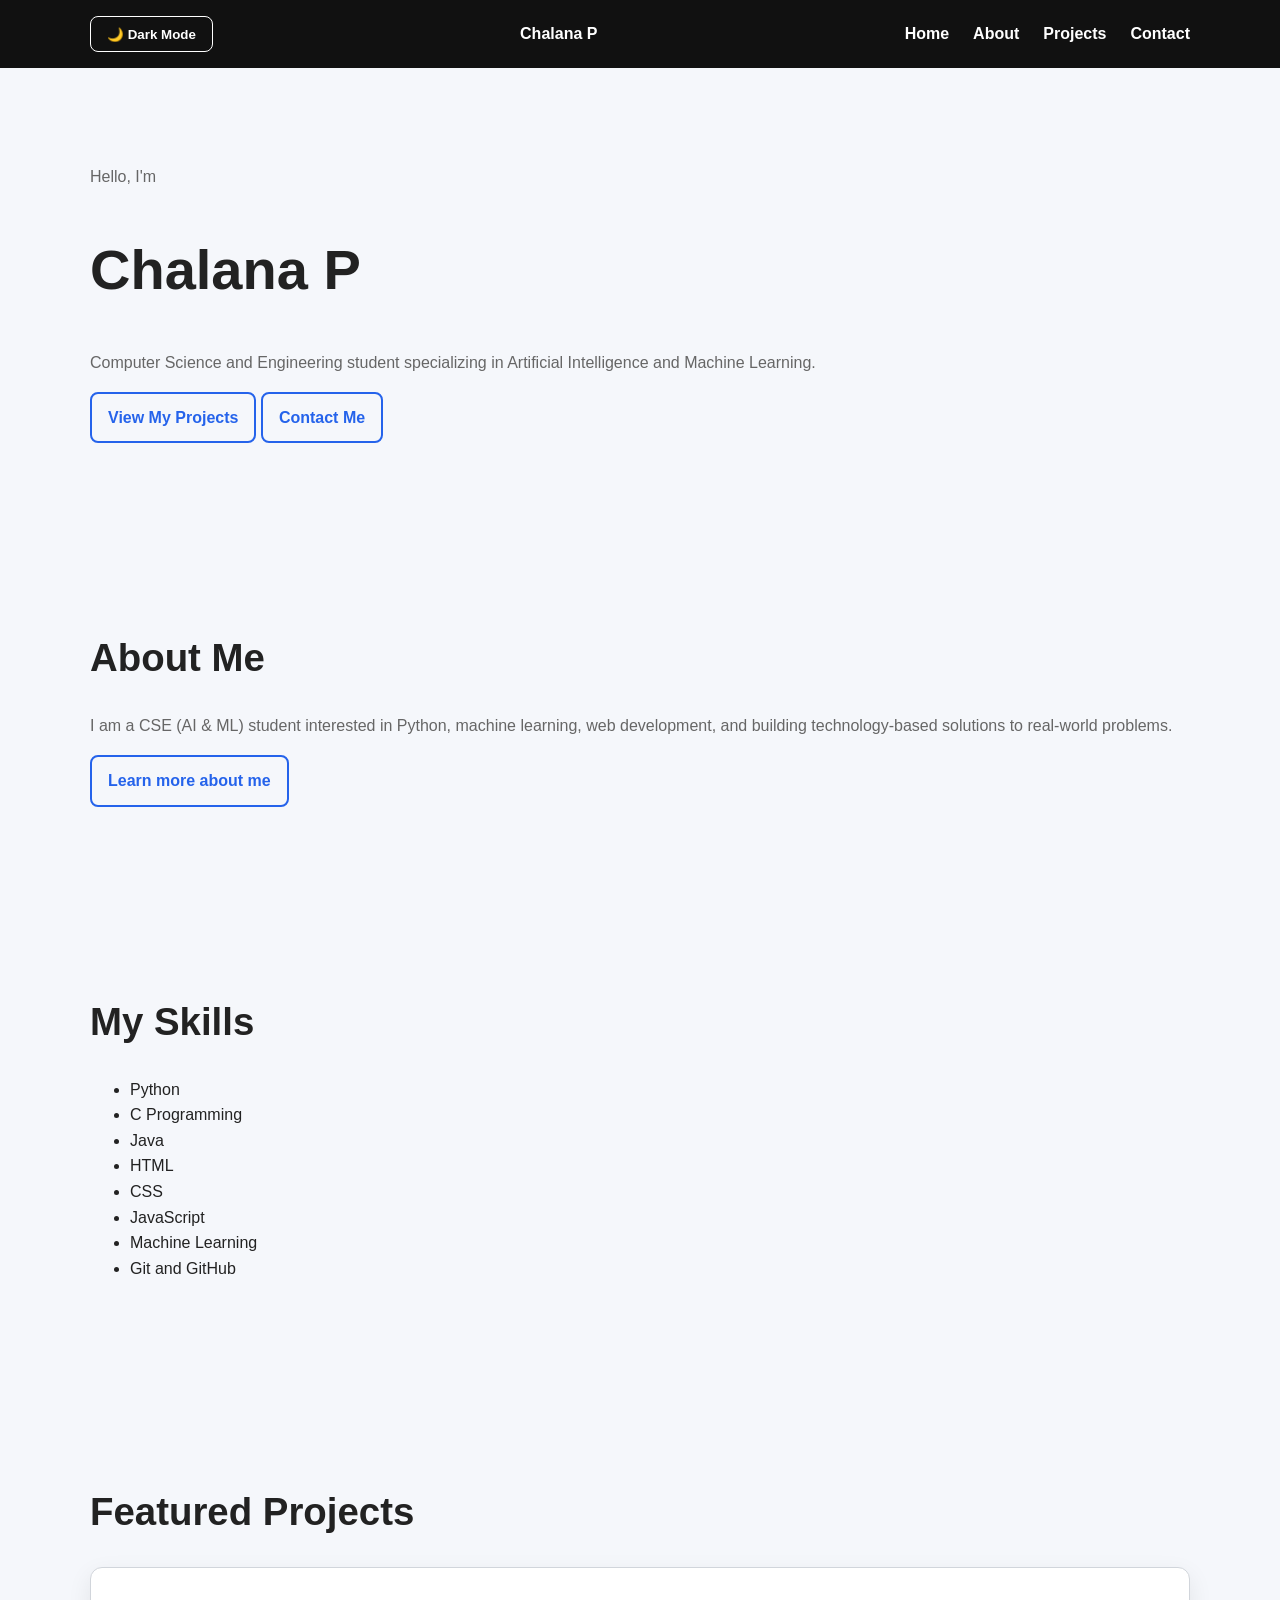
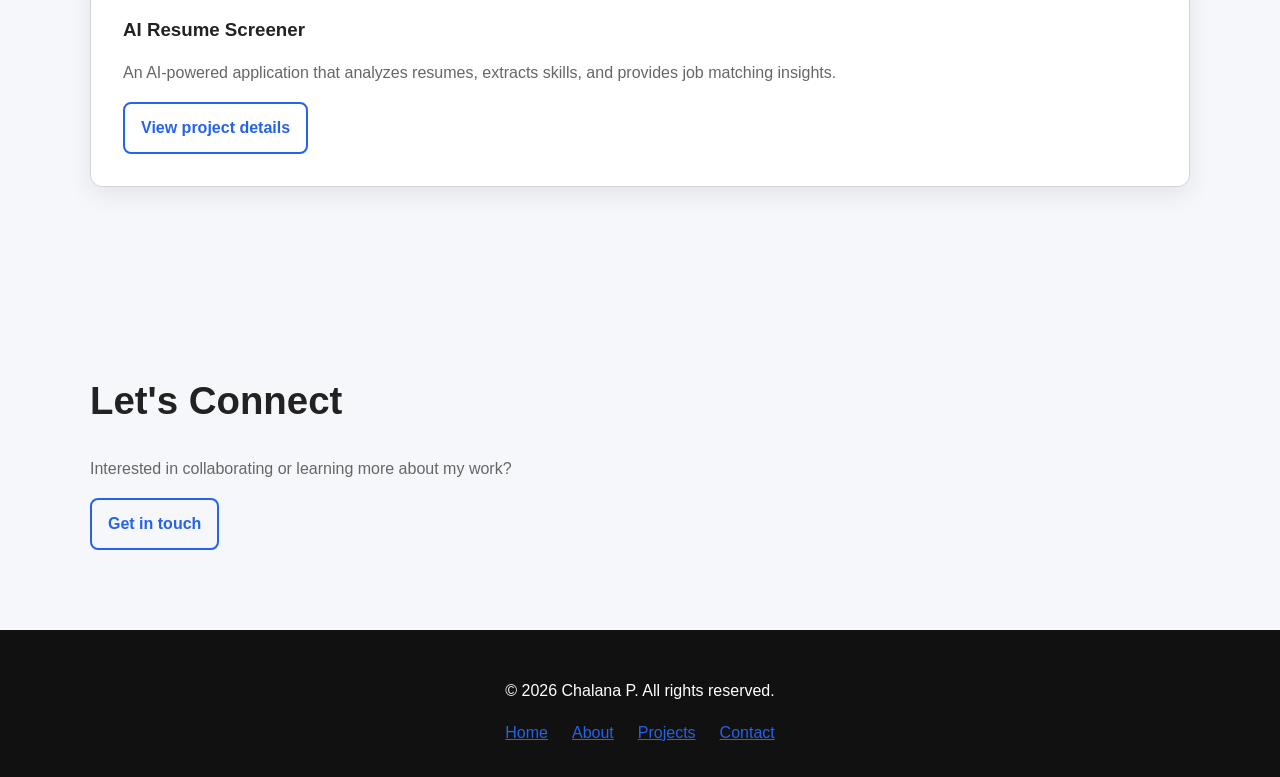
<file: index.html>
<!DOCTYPE html>
<html lang="en">

<head>
    <meta charset="UTF-8">

    <!-- Responsive design -->
    <meta name="viewport" content="width=device-width, initial-scale=1.0">

    <!-- SEO -->
    <title>Chalana P | AI & ML Student Portfolio</title>
    <meta name="description"
        content="Personal portfolio of Chalana P, a Computer Science and AI & ML engineering student showcasing projects, skills, and contact information.">
    <meta name="keywords"
        content="Chalana P, AI ML student, computer science, portfolio, Python, machine learning, web development">
    <meta name="author" content="Chalana P">

    <!-- Open Graph -->
    <meta property="og:title" content="Chalana P | AI & ML Student Portfolio">
    <meta property="og:description"
        content="Explore my projects, skills, and experience in AI, machine learning, and web development.">
    <meta property="og:type" content="website">

    <!-- CSS -->
    <link rel="stylesheet" href="css/style.css">
</head>
<script src="js/theme.js"></script>

<body>

    <!-- Skip navigation link for keyboard users -->
    <a class="skip-link" href="#main-content">
        Skip to main content
    </a>

    <!-- Header -->
    <header>
        <nav aria-label="Main navigation">
            <button id="theme-toggle" type="button" aria-label="Switch to dark mode">
                🌙 Dark Mode
            </button>

            <a href="index.html" aria-label="Go to homepage">
                <strong>Chalana P</strong>
            </a>

            <ul>
                <li>
                    <a href="index.html" aria-current="page">Home</a>
                </li>
                <li>
                    <a href="about.html">About</a>
                </li>
                <li>
                    <a href="projects.html">Projects</a>
                </li>
                <li>
                    <a href="contact.html">Contact</a>
                </li>
            </ul>

        </nav>
    </header>

    <!-- Main content -->
    <main id="main-content">

        <!-- Hero section -->
        <section aria-labelledby="hero-heading">

            <div>
                <p>Hello, I'm</p>

                <h1 id="hero-heading">Chalana P</h1>

                <p>
                    Computer Science and Engineering student
                    specializing in Artificial Intelligence and Machine Learning.
                </p>

                <a href="projects.html">
                    View My Projects
                </a>

                <a href="contact.html">
                    Contact Me
                </a>
            </div>

        </section>

        <!-- About preview -->
        <section aria-labelledby="about-heading">

            <h2 id="about-heading">About Me</h2>

            <p>
                I am a CSE (AI & ML) student interested in Python,
                machine learning, web development, and building
                technology-based solutions to real-world problems.
            </p>

            <a href="about.html">Learn more about me</a>

        </section>

        <!-- Skills -->
        <section aria-labelledby="skills-heading">

            <h2 id="skills-heading">My Skills</h2>

            <ul>
                <li>Python</li>
                <li>C Programming</li>
                <li>Java</li>
                <li>HTML</li>
                <li>CSS</li>
                <li>JavaScript</li>
                <li>Machine Learning</li>
                <li>Git and GitHub</li>
            </ul>

        </section>

        <!-- Projects preview -->
        <section aria-labelledby="projects-heading">

            <h2 id="projects-heading">Featured Projects</h2>

            <article>
                <h3>AI Resume Screener</h3>

                <p>
                    An AI-powered application that analyzes resumes,
                    extracts skills, and provides job matching insights.
                </p>

                <a href="projects.html">
                    View project details
                </a>
            </article>

        </section>

        <!-- Call to action -->
        <section aria-labelledby="contact-heading">

            <h2 id="contact-heading">Let's Connect</h2>

            <p>
                Interested in collaborating or learning more about my work?
            </p>

            <a href="contact.html">Get in touch</a>

        </section>

    </main>

    <!-- Footer -->
    <footer>

        <p>
            &copy; 2026 Chalana P. All rights reserved.
        </p>

        <nav aria-label="Footer navigation">
            <ul>
                <li>
                    <a href="index.html">Home</a>
                </li>
                <li>
                    <a href="about.html">About</a>
                </li>
                <li>
                    <a href="projects.html">Projects</a>
                </li>
                <li>
                    <a href="contact.html">Contact</a>
                </li>
            </ul>
        </nav>

    </footer>

</body>

</html>
</file>
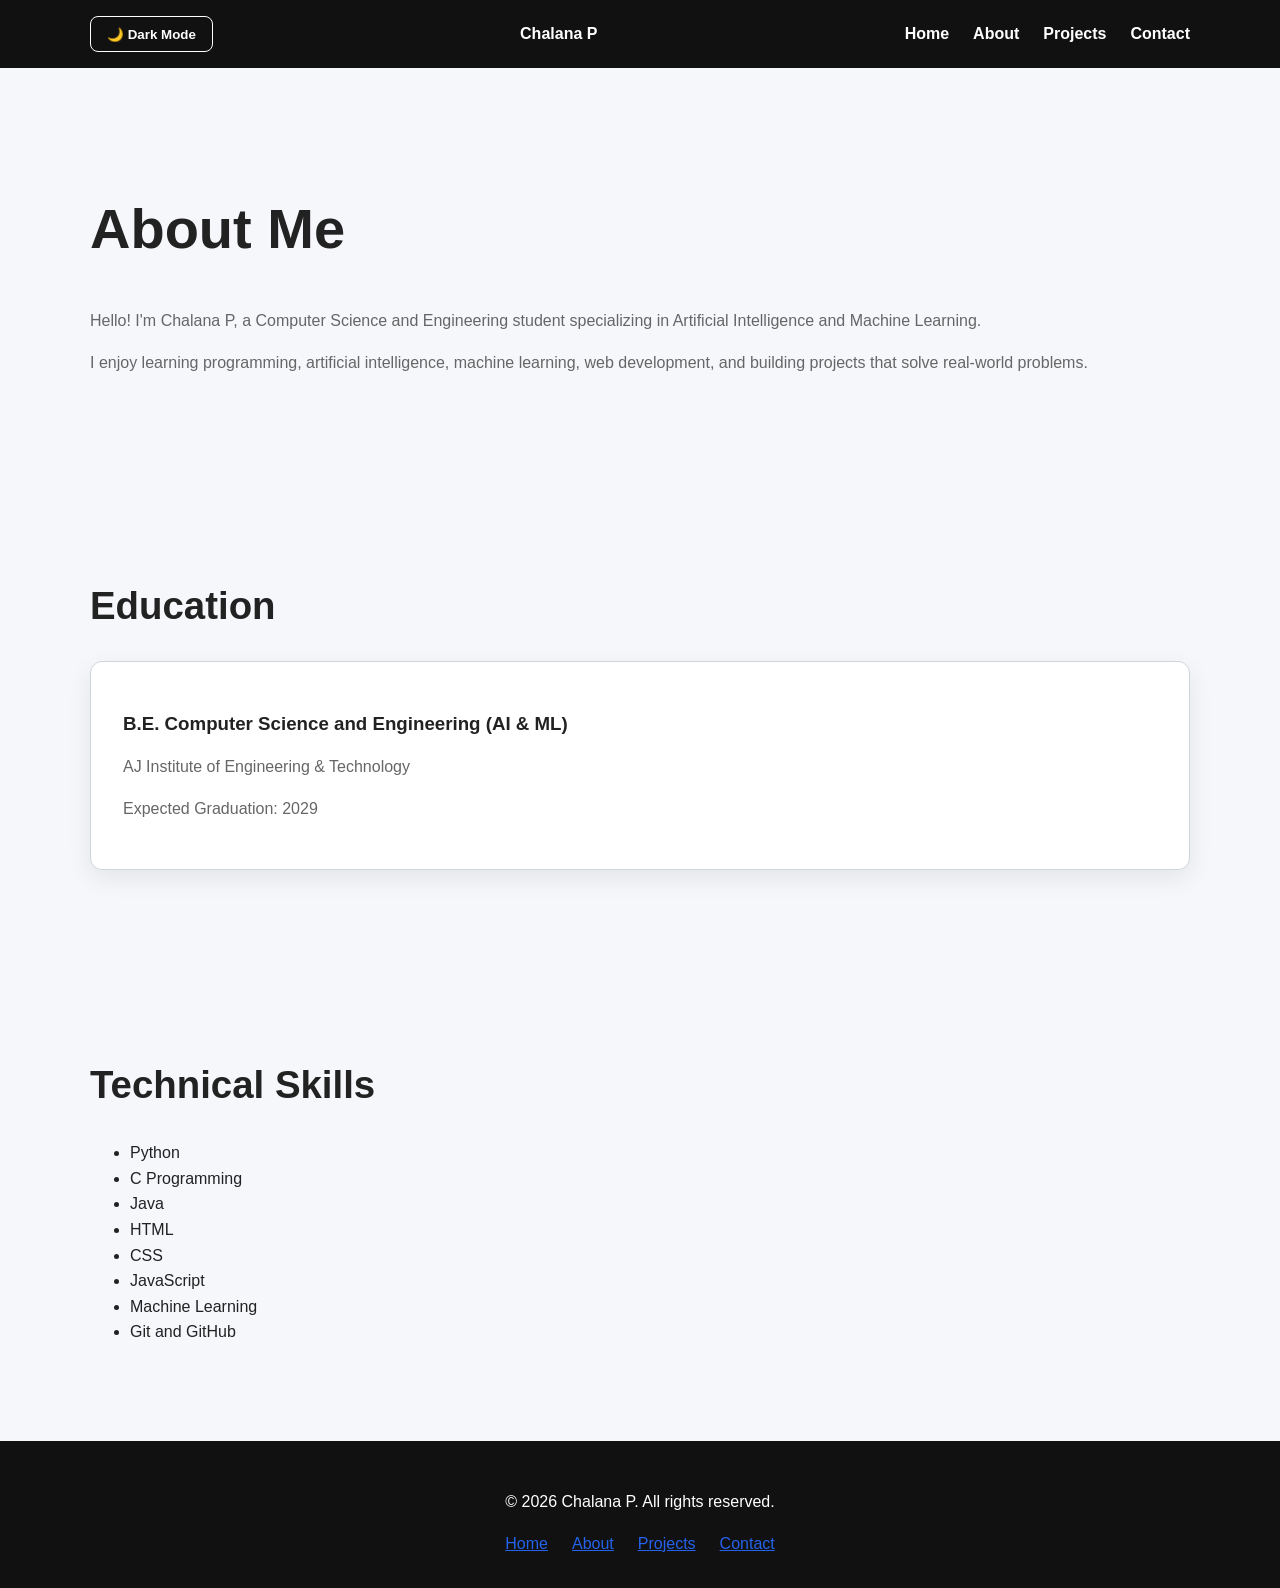
<file: about.html>
<!DOCTYPE html>
<html lang="en">

<head>
    <meta charset="UTF-8">
    <meta name="viewport" content="width=device-width, initial-scale=1.0">

    <title>About Me | Chalana P</title>

    <meta name="description" content="Learn more about Chalana P, a Computer Science and AI & ML engineering student.">

    <meta name="author" content="Chalana P">

    <link rel="stylesheet" href="css/style.css">
</head>
<script src="js/theme.js"></script>

<body>

    <a class="skip-link" href="#main-content">
        Skip to main content
    </a>

    <header>
        <nav aria-label="Main navigation">

            <button id="theme-toggle" type="button" aria-label="Switch to dark mode">
                🌙 Dark Mode
            </button>

            <a href="index.html" aria-label="Go to homepage">
                <strong>Chalana P</strong>
            </a>

            <ul>
                <li>
                    <a href="index.html">Home</a>
                </li>
                <li>
                    <a href="about.html" aria-current="page">About</a>
                </li>
                <li>
                    <a href="projects.html">Projects</a>
                </li>
                <li>
                    <a href="contact.html">Contact</a>
                </li>
            </ul>

        </nav>
    </header>

    <main id="main-content">

        <section aria-labelledby="about-title">

            <h1 id="about-title">About Me</h1>

            <p>
                Hello! I'm Chalana P, a Computer Science and Engineering
                student specializing in Artificial Intelligence and
                Machine Learning.
            </p>

            <p>
                I enjoy learning programming, artificial intelligence,
                machine learning, web development, and building projects
                that solve real-world problems.
            </p>

        </section>

        <section aria-labelledby="education-title">

            <h2 id="education-title">Education</h2>

            <article>
                <h3>B.E. Computer Science and Engineering (AI & ML)</h3>

                <p>
                    AJ Institute of Engineering & Technology
                </p>

                <p>
                    Expected Graduation: 2029
                </p>
            </article>

        </section>

        <section aria-labelledby="skills-title">

            <h2 id="skills-title">Technical Skills</h2>

            <ul>
                <li>Python</li>
                <li>C Programming</li>
                <li>Java</li>
                <li>HTML</li>
                <li>CSS</li>
                <li>JavaScript</li>
                <li>Machine Learning</li>
                <li>Git and GitHub</li>
            </ul>

        </section>

    </main>

    <footer>

        <p>
            &copy; 2026 Chalana P. All rights reserved.
        </p>

        <nav aria-label="Footer navigation">
            <ul>
                <li><a href="index.html">Home</a></li>
                <li><a href="about.html">About</a></li>
                <li><a href="projects.html">Projects</a></li>
                <li><a href="contact.html">Contact</a></li>
            </ul>
        </nav>

    </footer>

</body>

</html>
</file>
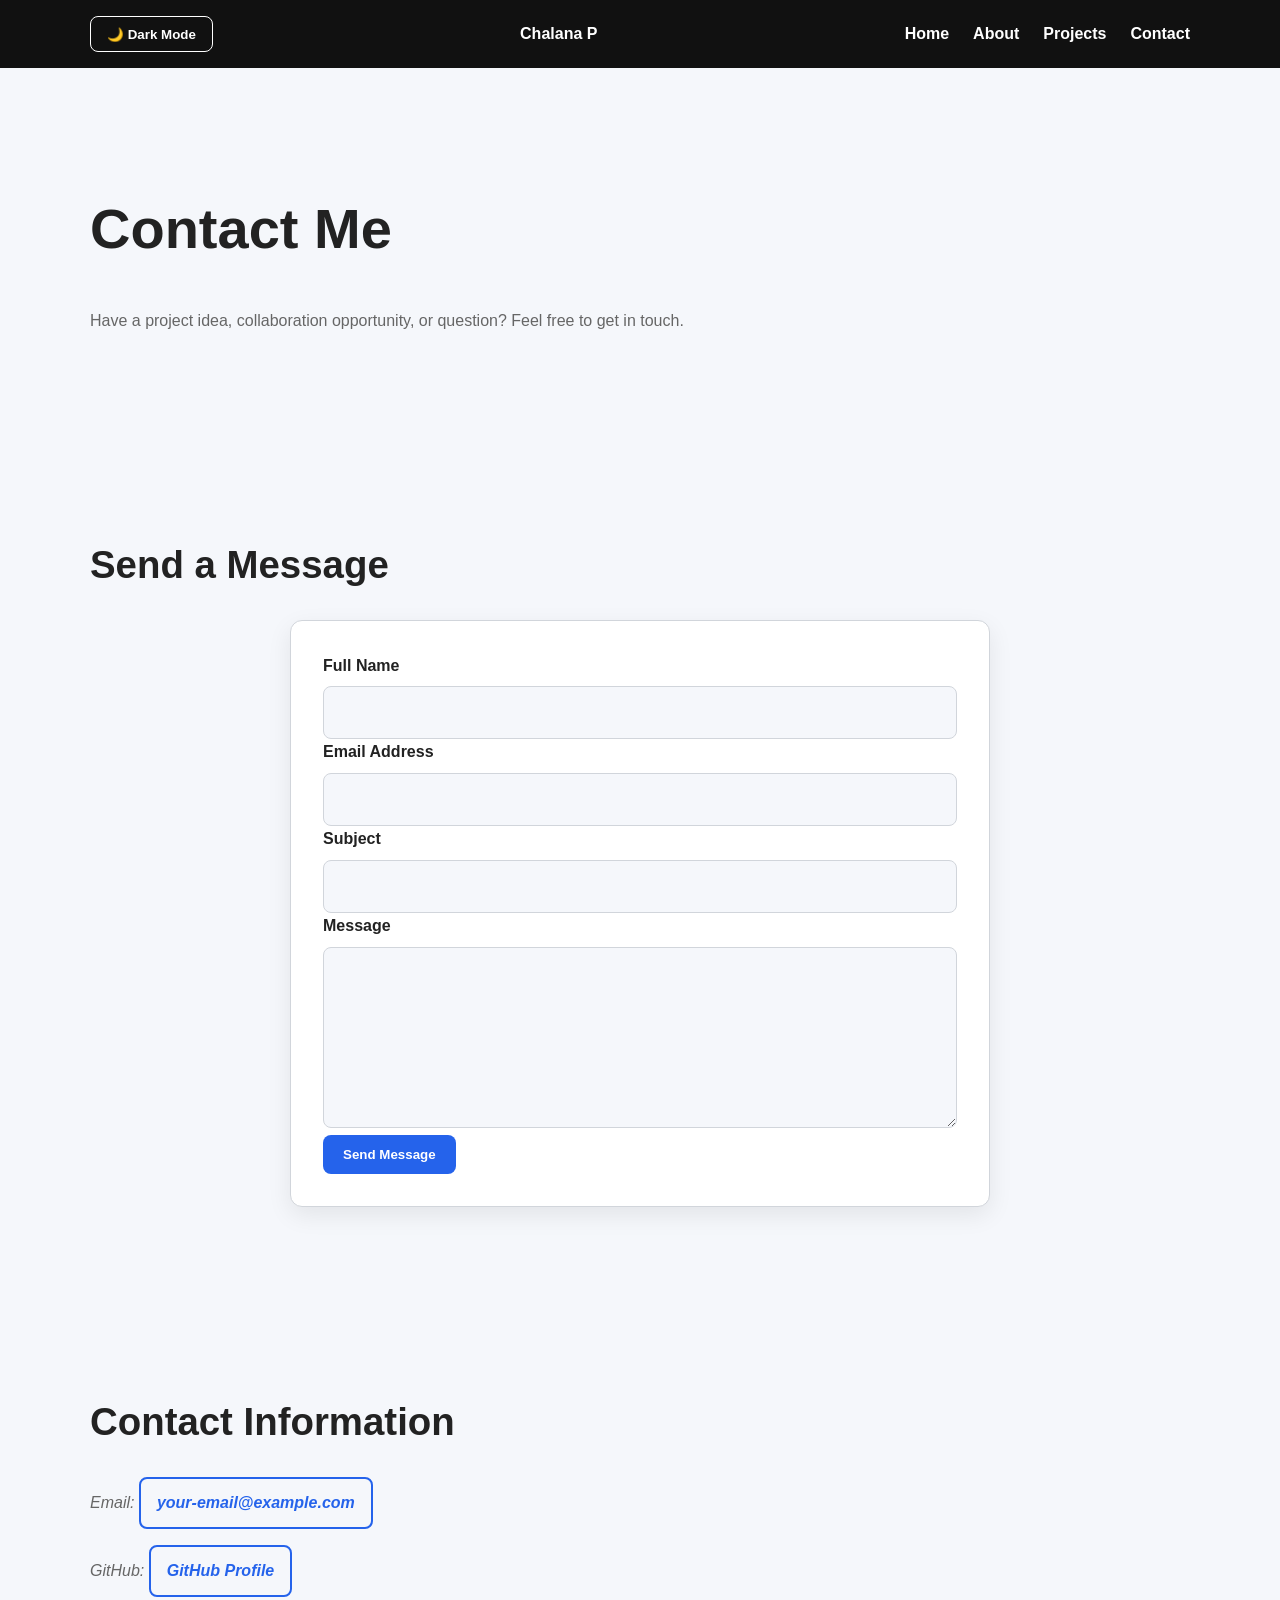
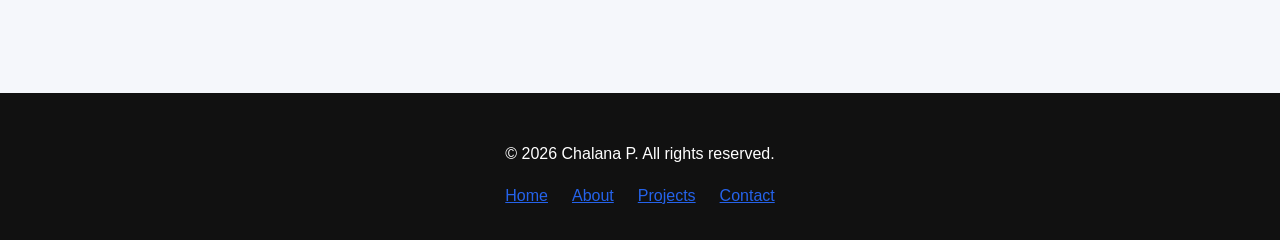
<file: contact.html>
<!DOCTYPE html>
<html lang="en">

<head>
    <meta charset="UTF-8">
    <meta name="viewport" content="width=device-width, initial-scale=1.0">

    <title>Contact | Chalana P</title>

    <meta name="description"
        content="Contact Chalana P for collaboration, project discussions, and professional opportunities.">

    <meta name="author" content="Chalana P">

    <link rel="stylesheet" href="css/style.css">
</head>
<script src="js/theme.js"></script>

<body>

    <!-- Skip navigation for keyboard users -->
    <a class="skip-link" href="#main-content">
        Skip to main content
    </a>

    <!-- Header -->
    <header>
        <nav aria-label="Main navigation">
            <button id="theme-toggle" type="button" aria-label="Switch to dark mode">
                🌙 Dark Mode
            </button>

            <a href="index.html" aria-label="Go to homepage">
                <strong>Chalana P</strong>
            </a>

            <ul>
                <li>
                    <a href="index.html">Home</a>
                </li>

                <li>
                    <a href="about.html">About</a>
                </li>

                <li>
                    <a href="projects.html">Projects</a>
                </li>

                <li>
                    <a href="contact.html" aria-current="page">
                        Contact
                    </a>
                </li>
            </ul>

        </nav>
    </header>

    <!-- Main content -->
    <main id="main-content">

        <section aria-labelledby="contact-title">

            <h1 id="contact-title">Contact Me</h1>

            <p>
                Have a project idea, collaboration opportunity, or
                question? Feel free to get in touch.
            </p>

        </section>

        <!-- Accessible contact form -->
        <section aria-labelledby="form-title">

            <h2 id="form-title">Send a Message</h2>

            <form action="#" method="post">

                <div>
                    <label for="name">Full Name</label>

                    <input type="text" id="name" name="name" autocomplete="name" required aria-required="true">
                </div>

                <div>
                    <label for="email">Email Address</label>

                    <input type="email" id="email" name="email" autocomplete="email" required aria-required="true">
                </div>

                <div>
                    <label for="subject">Subject</label>

                    <input type="text" id="subject" name="subject" required aria-required="true">
                </div>

                <div>
                    <label for="message">Message</label>

                    <textarea id="message" name="message" rows="6" required aria-required="true"></textarea>
                </div>

                <button type="submit">
                    Send Message
                </button>

            </form>

        </section>

        <!-- Contact information -->
        <section aria-labelledby="details-title">

            <h2 id="details-title">Contact Information</h2>

            <address>

                <p>
                    Email:
                    <a href="mailto:your-email@example.com">
                        your-email@example.com
                    </a>
                </p>

                <p>
                    GitHub:
                    <a href="https://github.com/chalanapadpu" target="_blank" rel="noopener noreferrer"
                        aria-label="Visit Chalana P's GitHub profile">
                        GitHub Profile
                    </a>
                </p>

            </address>

        </section>

    </main>

    <!-- Footer -->
    <footer>

        <p>
            &copy; 2026 Chalana P. All rights reserved.
        </p>

        <nav aria-label="Footer navigation">

            <ul>
                <li><a href="index.html">Home</a></li>
                <li><a href="about.html">About</a></li>
                <li><a href="projects.html">Projects</a></li>
                <li><a href="contact.html">Contact</a></li>
            </ul>

        </nav>

    </footer>

</body>

</html>
</file>
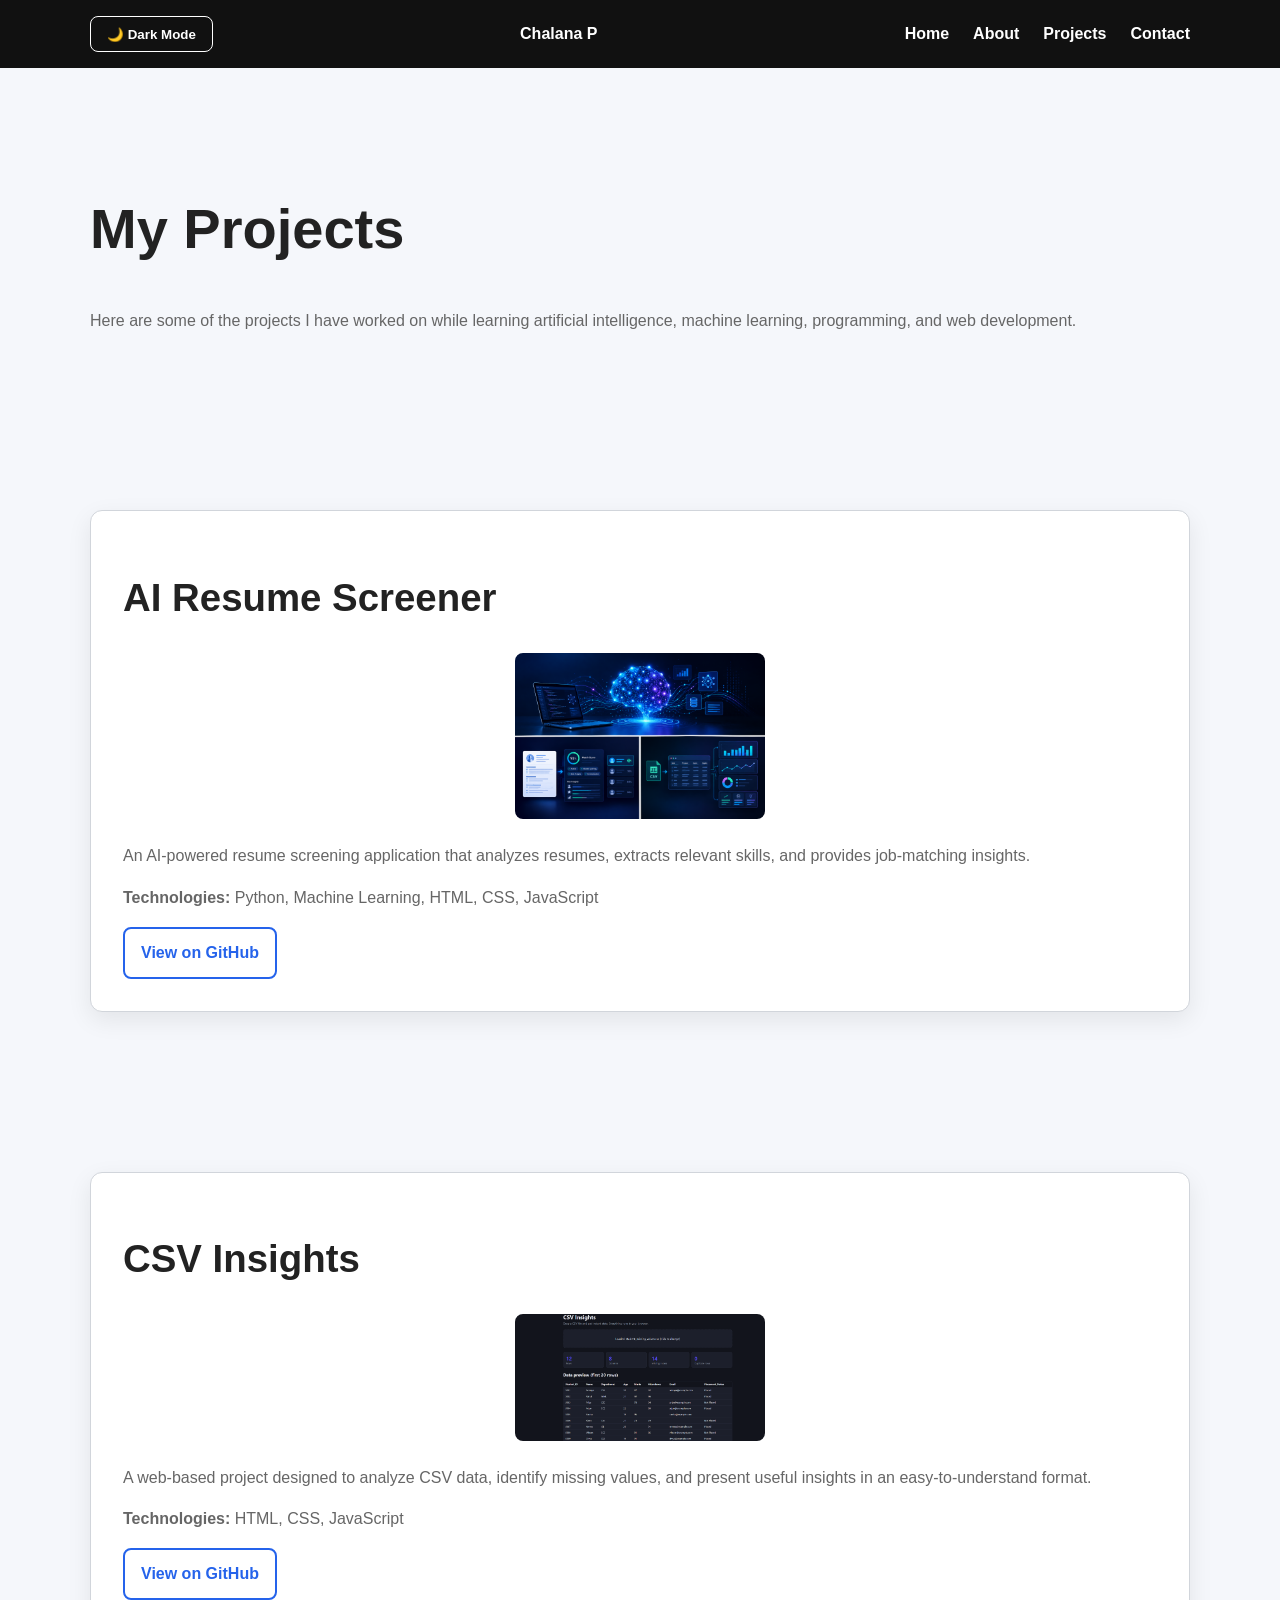
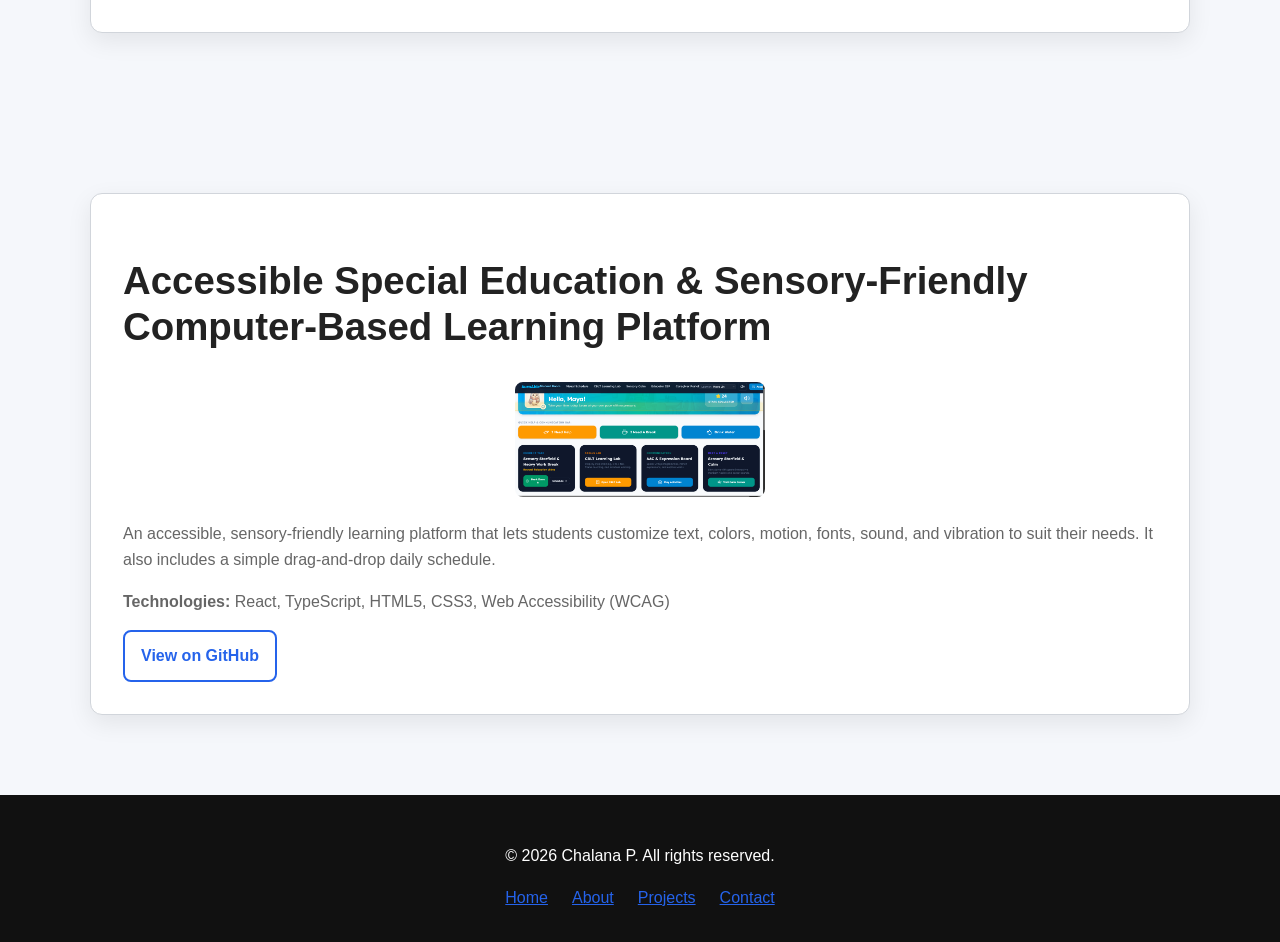
<file: projects.html>
<!DOCTYPE html>
<html lang="en">

<head>
    <meta charset="UTF-8">
    <meta name="viewport" content="width=device-width, initial-scale=1.0">

    <title>Projects | Chalana P</title>

    <meta name="description"
        content="Explore projects developed by Chalana P in artificial intelligence, machine learning, and web development.">

    <meta name="author" content="Chalana P">

    <link rel="stylesheet" href="css/style.css">
</head>
<script src="js/theme.js"></script>

<body>

    <!-- Skip navigation -->
    <a class="skip-link" href="#main-content">
        Skip to main content
    </a>

    <!-- Header -->
    <header>
        <nav aria-label="Main navigation">
            <button id="theme-toggle" type="button" aria-label="Switch to dark mode">
                🌙 Dark Mode
            </button>

            <a href="index.html" aria-label="Go to homepage">
                <strong>Chalana P</strong>
            </a>

            <ul>
                <li>
                    <a href="index.html">Home</a>
                </li>

                <li>
                    <a href="about.html">About</a>
                </li>

                <li>
                    <a href="projects.html" aria-current="page">
                        Projects
                    </a>
                </li>

                <li>
                    <a href="contact.html">Contact</a>
                </li>
            </ul>

        </nav>
    </header>

    <!-- Main content -->
    <main id="main-content">

        <section aria-labelledby="projects-title">

            <h1 id="projects-title">My Projects</h1>

            <p>
                Here are some of the projects I have worked on while
                learning artificial intelligence, machine learning,
                programming, and web development.
            </p>

        </section>

        <!-- Project 1 -->
        <section aria-labelledby="project-one">

            <article>

                <h2 id="project-one">
                    AI Resume Screener
                </h2>
                <img src="images/resume_screener.png"
                    alt="AI Resume Screener dashboard showing resume matching and skill analysis">

                <p>
                    An AI-powered resume screening application that
                    analyzes resumes, extracts relevant skills, and
                    provides job-matching insights.
                </p>

                <p>
                    <strong>Technologies:</strong>
                    Python, Machine Learning, HTML, CSS, JavaScript
                </p>

                <a href="https://github.com/chalanapadpu/ai-resume-screener" target="_blank" rel="noopener noreferrer"
                    aria-label="View AI Resume Screener projects on GitHub">
                    View on GitHub
                </a>

            </article>

        </section>

        <!-- Project 2 -->
        <section aria-labelledby="project-two">

            <article>

                <h2 id="project-two">
                    CSV Insights
                </h2>
                <img src="images/csvinsights.png" alt="CSV Insights: A simple web app for analyzing CSV data, identifying missing values,
                     and generating clear visual insights.">

                <p>
                    A web-based project designed to analyze CSV data,
                    identify missing values, and present useful insights
                    in an easy-to-understand format.
                </p>

                <p>
                    <strong>Technologies:</strong>
                    HTML, CSS, JavaScript
                </p>

                <a href="https://github.com/chalanapadpu/csv-insights" target="_blank" rel="noopener noreferrer"
                    aria-label="View CSV Insights project on GitHub">
                    View on GitHub
                </a>

            </article>

        </section>
        <!-- Project 3 -->
        <section aria-labelledby="project-three">

            <article>

                <h2 id="project-three">
                    Accessible Special Education & Sensory-Friendly Computer-Based Learning Platform
                </h2>
                <img src="images/edu.png" alt="auraable-accessible-special-education-learning-platform-dashboard">
                <p>
                    An accessible, sensory-friendly learning platform that lets students customize text, colors, motion,
                    fonts, sound,
                    and vibration to suit their needs. It also includes a simple drag-and-drop daily schedule.
                </p>

                <p>
                    <strong>Technologies:</strong>
                    React, TypeScript, HTML5, CSS3, Web Accessibility (WCAG)
                </p>

                <a href="https://github.com/chalanapadpu/educationaltool-mentallychallenged-students" target="_blank"
                    rel="noopener noreferrer"
                    aria-label="View Accessible Special Education & Sensory-Friendly Computer-Based Learning Platform on GitHub">
                    View on GitHub
                </a>

            </article>

        </section>



    </main>

    <!-- Footer -->
    <footer>

        <p>
            &copy; 2026 Chalana P. All rights reserved.
        </p>

        <nav aria-label="Footer navigation">

            <ul>
                <li><a href="index.html">Home</a></li>
                <li><a href="about.html">About</a></li>
                <li><a href="projects.html">Projects</a></li>
                <li><a href="contact.html">Contact</a></li>
            </ul>

        </nav>

    </footer>

</body>

</html>
</file>
<file: css/style.css>
/* =========================================
   CSS VARIABLES
   ========================================= */

:root {
    --bg-color: #f5f7fb;
    --surface-color: #ffffff;
    --text-color: #222;
    --muted-color: #666;
    --primary-color: #2563eb;
    --primary-hover: #1d4ed8;
    --header-bg: #111;
    --border-color: #d1d5db;
    --shadow: 0 8px 25px rgba(0, 0, 0, 0.08);

    --max-width: 1100px;
    --radius: 12px;
    --transition: 0.3s ease;
}

/* Dark mode colors */
/* =========================================
   CUSTOM DARK MODE
   ========================================= */

[data-theme="dark"] {
    --bg-color: #080d1a;
    --surface-color: #111827;
    --text-color: #f1f5f9;
    --muted-color: #a8b3c7;

    --primary-color: #60a5fa;
    --primary-hover: #93c5fd;

    --header-bg: #050914;
    --border-color: #26344d;

    --shadow:
        0 10px 30px rgba(0, 0, 0, 0.45);
}



/* =========================================
   BASIC RESET
   ========================================= */

* {
    box-sizing: border-box;
}

html {
    scroll-behavior: smooth;
}

body {
    margin: 0;
    font-family: Arial, sans-serif;
    line-height: 1.6;

    color: var(--text-color);
    background: var(--bg-color);

    transition:
        background-color var(--transition),
        color var(--transition);
}

img {
    max-width: 100%;
    height: auto;
    display: block;
}

a {
    color: var(--primary-color);
}


/* =========================================
   HEADER
   ========================================= */

header {
    background: var(--header-bg);
    color: #fff;
    padding: 1rem 5%;

    position: sticky;
    top: 0;
    z-index: 100;
}

header nav {
    display: flex;
    justify-content: space-between;
    align-items: center;
    gap: 2rem;

    max-width: var(--max-width);
    margin: auto;
}

nav ul {
    display: flex;
    flex-wrap: wrap;
    justify-content: center;
    gap: 1.5rem;

    list-style: none;
    padding: 0;
    margin: 0;
}

header a {
    color: #fff;
    text-decoration: none;
    font-weight: 600;

    transition: color var(--transition);
}

header a:hover {
    color: #93c5fd;
}


/* =========================================
   DARK MODE BUTTON
   ========================================= */

#theme-toggle {
    padding: 0.6rem 1rem;

    border: 1px solid #fff;
    border-radius: 8px;

    background: transparent;
    color: #fff;

    cursor: pointer;
    font-weight: 600;

    transition:
        background-color var(--transition),
        color var(--transition),
        transform var(--transition);
}

#theme-toggle:hover {
    background: #fff;
    color: #111;
    transform: translateY(-2px);
}


/* =========================================
   MAIN CONTENT
   ========================================= */

main {
    width: min(100% - 2rem, var(--max-width));
    margin: auto;
}

section {
    padding: 4rem 0;
}

h1,
h2,
h3 {
    line-height: 1.2;
}

h1 {
    font-size: clamp(2.2rem, 6vw, 3.5rem);
}

h2 {
    font-size: clamp(1.7rem, 4vw, 2.4rem);
}

p {
    color: var(--muted-color);
}


/* =========================================
   HERO SECTION - CSS GRID
   ========================================= */

.hero {
    min-height: 70vh;

    display: grid;
    place-items: center;

    text-align: center;
}

.hero-content {
    max-width: 750px;
}

.hero h1 {
    margin-bottom: 1rem;
}

.hero p {
    font-size: 1.1rem;
}


/* =========================================
   BUTTONS - FLEXBOX
   ========================================= */

.button-group {
    display: flex;
    flex-wrap: wrap;
    justify-content: center;
    gap: 1rem;

    margin-top: 1.5rem;
}

.button,
section a {
    display: inline-flex;
    align-items: center;
    justify-content: center;

    padding: 0.7rem 1rem;

    border: 2px solid var(--primary-color);
    border-radius: 8px;

    color: var(--primary-color);
    background: transparent;

    text-decoration: none;
    font-weight: 600;

    transition:
        background-color var(--transition),
        color var(--transition),
        transform var(--transition);
}

.button:hover,
section a:hover {
    background: var(--primary-color);
    color: #fff;
    transform: translateY(-2px);
}


/* =========================================
   SKILLS - CSS GRID
   ========================================= */

.skills-list {
    display: grid;

    grid-template-columns: repeat(2, 1fr);

    gap: 1rem;

    list-style: none;
    padding: 0;
}

.skills-list li {
    padding: 1rem;

    background: var(--surface-color);
    border: 1px solid var(--border-color);
    border-radius: var(--radius);

    text-align: center;

    box-shadow: var(--shadow);

    transition:
        transform var(--transition),
        box-shadow var(--transition);
}

.skills-list li:hover {
    transform: translateY(-5px);
}


/* =========================================
   PROJECTS - CSS GRID
   ========================================= */

.project-grid {
    display: grid;

    grid-template-columns: 1fr;

    gap: 2rem;
}

article {
    background: var(--surface-color);

    border: 1px solid var(--border-color);
    border-radius: var(--radius);

    padding: 1.5rem;

    box-shadow: var(--shadow);

    transition:
        transform var(--transition),
        box-shadow var(--transition);
}

article:hover {
    transform: translateY(-5px);
    box-shadow: 0 12px 30px rgba(0, 0, 0, 0.12);
}

article img {
    width: 250px;
    max-width: 100%;
    height: auto;

    display: block;

    margin: 1rem auto 1.5rem;

    border-radius: 8px;
}

article ul {
    padding-left: 1.5rem;
}


/* =========================================
   CONTACT FORM
   ========================================= */

form {
    max-width: 700px;
    margin: auto;

    background: var(--surface-color);

    padding: 2rem;

    border: 1px solid var(--border-color);
    border-radius: var(--radius);

    box-shadow: var(--shadow);
}

label {
    display: block;
    margin-bottom: 0.5rem;
    font-weight: 600;
}

input,
textarea {
    width: 100%;

    padding: 0.8rem;

    border: 1px solid var(--border-color);
    border-radius: 8px;

    background: var(--bg-color);
    color: var(--text-color);

    font: inherit;
}

textarea {
    min-height: 150px;
    resize: vertical;
}

button[type="submit"] {
    padding: 0.75rem 1.25rem;

    border: none;
    border-radius: 8px;

    background: var(--primary-color);
    color: #fff;

    cursor: pointer;
    font-weight: 600;

    transition:
        background-color var(--transition),
        transform var(--transition);
}

button[type="submit"]:hover {
    background: var(--primary-hover);
    transform: translateY(-2px);
}


/* =========================================
   FOOTER
   ========================================= */

footer {
    background: var(--header-bg);
    color: #fff;

    padding: 2rem 5%;

    text-align: center;
}

footer p {
    color: #fff;
}

footer nav {
    display: flex;
    justify-content: center;
}

footer nav ul {
    display: flex;
    flex-wrap: wrap;
    justify-content: center;
}


/* =========================================
   KEYBOARD ACCESSIBILITY
   ========================================= */

a:focus,
button:focus,
input:focus,
textarea:focus {
    outline: 3px solid #005fcc;
    outline-offset: 3px;
}


/* =========================================
   SKIP LINK
   ========================================= */

.skip-link {
    position: absolute;

    left: -9999px;
    top: 10px;

    background: #fff;
    color: #000;

    padding: 10px;

    z-index: 1000;
}

.skip-link:focus {
    left: 10px;
}


/* =========================================
   MOBILE-FIRST RESPONSIVE DESIGN
   ========================================= */

/* Tablet */
@media (min-width: 600px) {

    .skills-list {
        grid-template-columns: repeat(3, 1fr);
    }

    .project-grid {
        grid-template-columns: repeat(2, 1fr);
    }
}


/* Desktop */
@media (min-width: 900px) {

    header {
        padding: 1rem 5%;
    }

    .skills-list {
        grid-template-columns: repeat(4, 1fr);
    }

    .project-grid {
        grid-template-columns: repeat(3, 1fr);
    }

    article {
        padding: 2rem;
    }
}


/* Large desktop */
@media (min-width: 1200px) {

    section {
        padding: 5rem 0;
    }
}


/* Small mobile screens */
@media (max-width: 599px) {

    header nav {
        flex-direction: column;
    }

    nav ul {
        flex-direction: column;
        text-align: center;
    }

    section {
        padding: 3rem 0;
    }

    .hero {
        min-height: 60vh;
    }
}


/* Reduced motion accessibility */
@media (prefers-reduced-motion: reduce) {

    html {
        scroll-behavior: auto;
    }

    *,
    *::before,
    *::after {
        transition: none !important;
        animation: none !important;
    }
}
</file>
